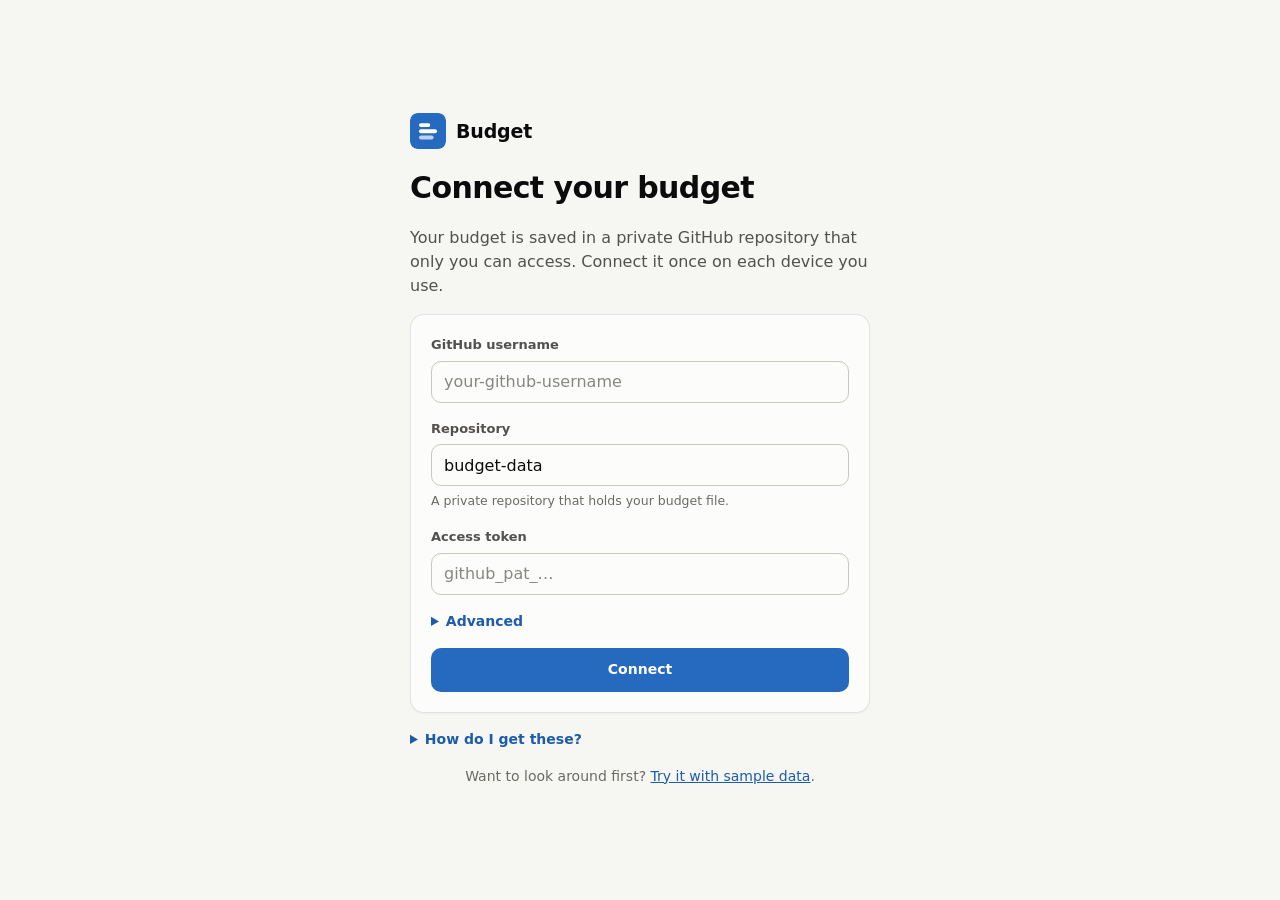
<file: index.html>
<!doctype html>
<html lang="en">
<head>
<meta charset="utf-8">
<meta name="viewport" content="width=device-width, initial-scale=1, viewport-fit=cover">
<meta http-equiv="Content-Security-Policy" content="default-src 'self'; script-src 'self'; style-src 'self'; img-src 'self' data:; connect-src 'self' https://api.github.com; manifest-src 'self'; worker-src 'self'; object-src 'none'; base-uri 'none'; form-action 'none'">
<meta name="referrer" content="no-referrer">
<meta name="robots" content="noindex, nofollow">
<meta name="description" content="A private monthly budget, synced through your own GitHub repository.">
<meta name="theme-color" content="#f6f6f3" media="(prefers-color-scheme: light)">
<meta name="theme-color" content="#0d0d0d" media="(prefers-color-scheme: dark)">
<meta name="mobile-web-app-capable" content="yes">
<meta name="apple-mobile-web-app-title" content="Budget">
<title>Budget</title>
<link rel="icon" href="icon.svg" type="image/svg+xml">
<link rel="apple-touch-icon" href="icon-180.png">
<link rel="manifest" href="manifest.webmanifest">
<link rel="stylesheet" href="styles.css">
<script type="module" src="js/app.js"></script>
</head>
<body>
<div id="app"><p class="boot">Loading…</p></div>
<div id="tooltip" class="tooltip" role="tooltip" hidden></div>
<div id="toast" class="toast" role="status" aria-live="polite"></div>
<noscript><p class="boot">Budget needs JavaScript turned on.</p></noscript>
</body>
</html>
</file>
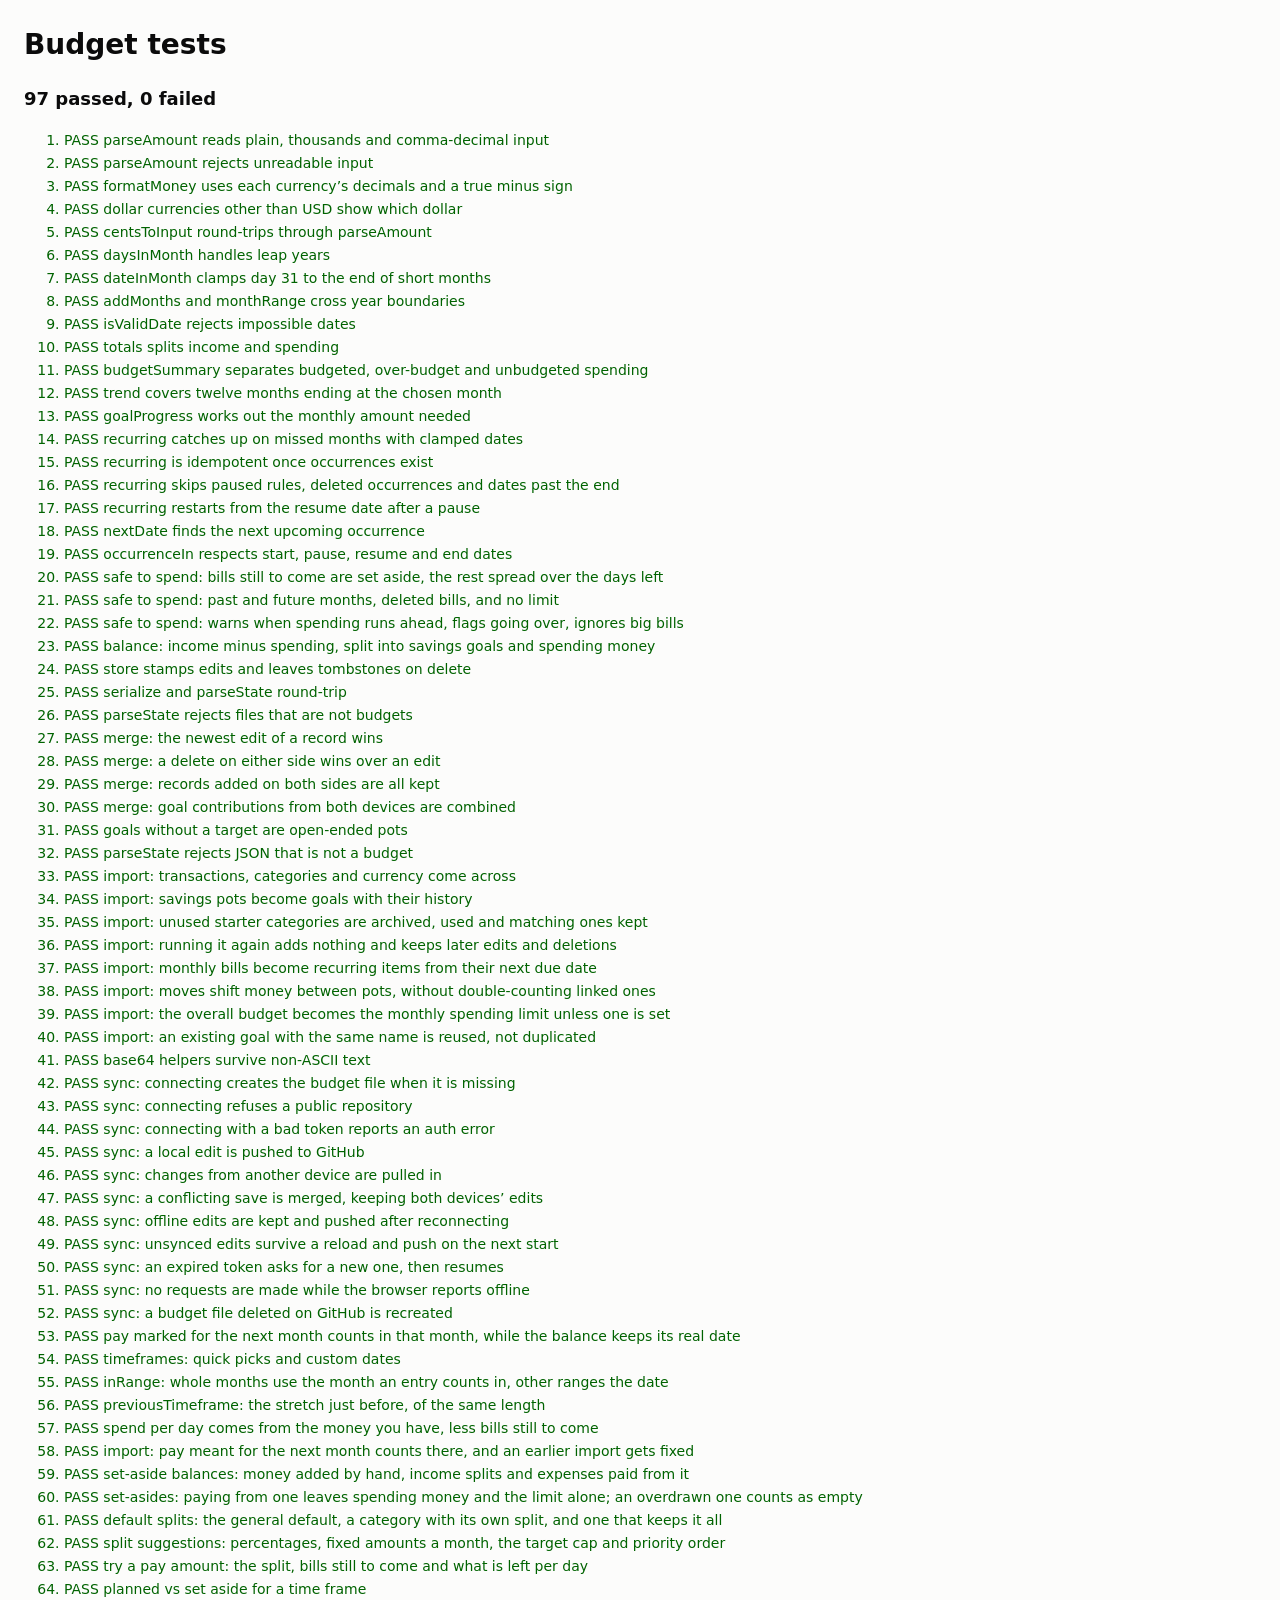
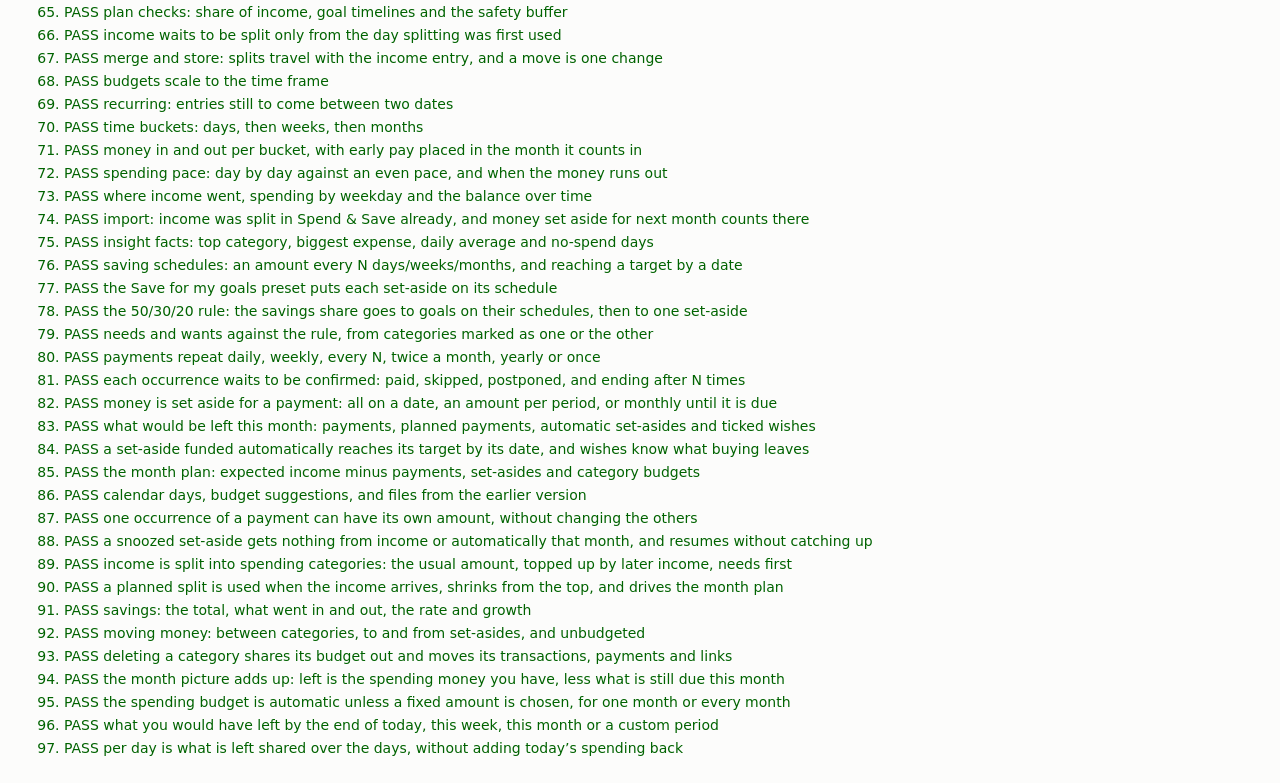
<file: tests/index.html>
<!doctype html>
<html lang="en">
<head>
<meta charset="utf-8">
<meta name="viewport" content="width=device-width, initial-scale=1">
<title>Running tests…</title>
<style>
  body { font: 14px/1.5 system-ui, sans-serif; margin: 24px; color: #0b0b0b; background: #fcfcfb; }
  #summary { font-size: 18px; font-weight: 600; }
  .pass { color: #006300; }
  .fail { color: #b42f2f; }
  li { margin: 2px 0; }
  pre { margin: 2px 0 8px; white-space: pre-wrap; }
</style>
<script type="module" src="tests.js"></script>
</head>
<body>
<h1>Budget tests</h1>
<p id="summary">Running…</p>
<ol id="results"></ol>
</body>
</html>
</file>
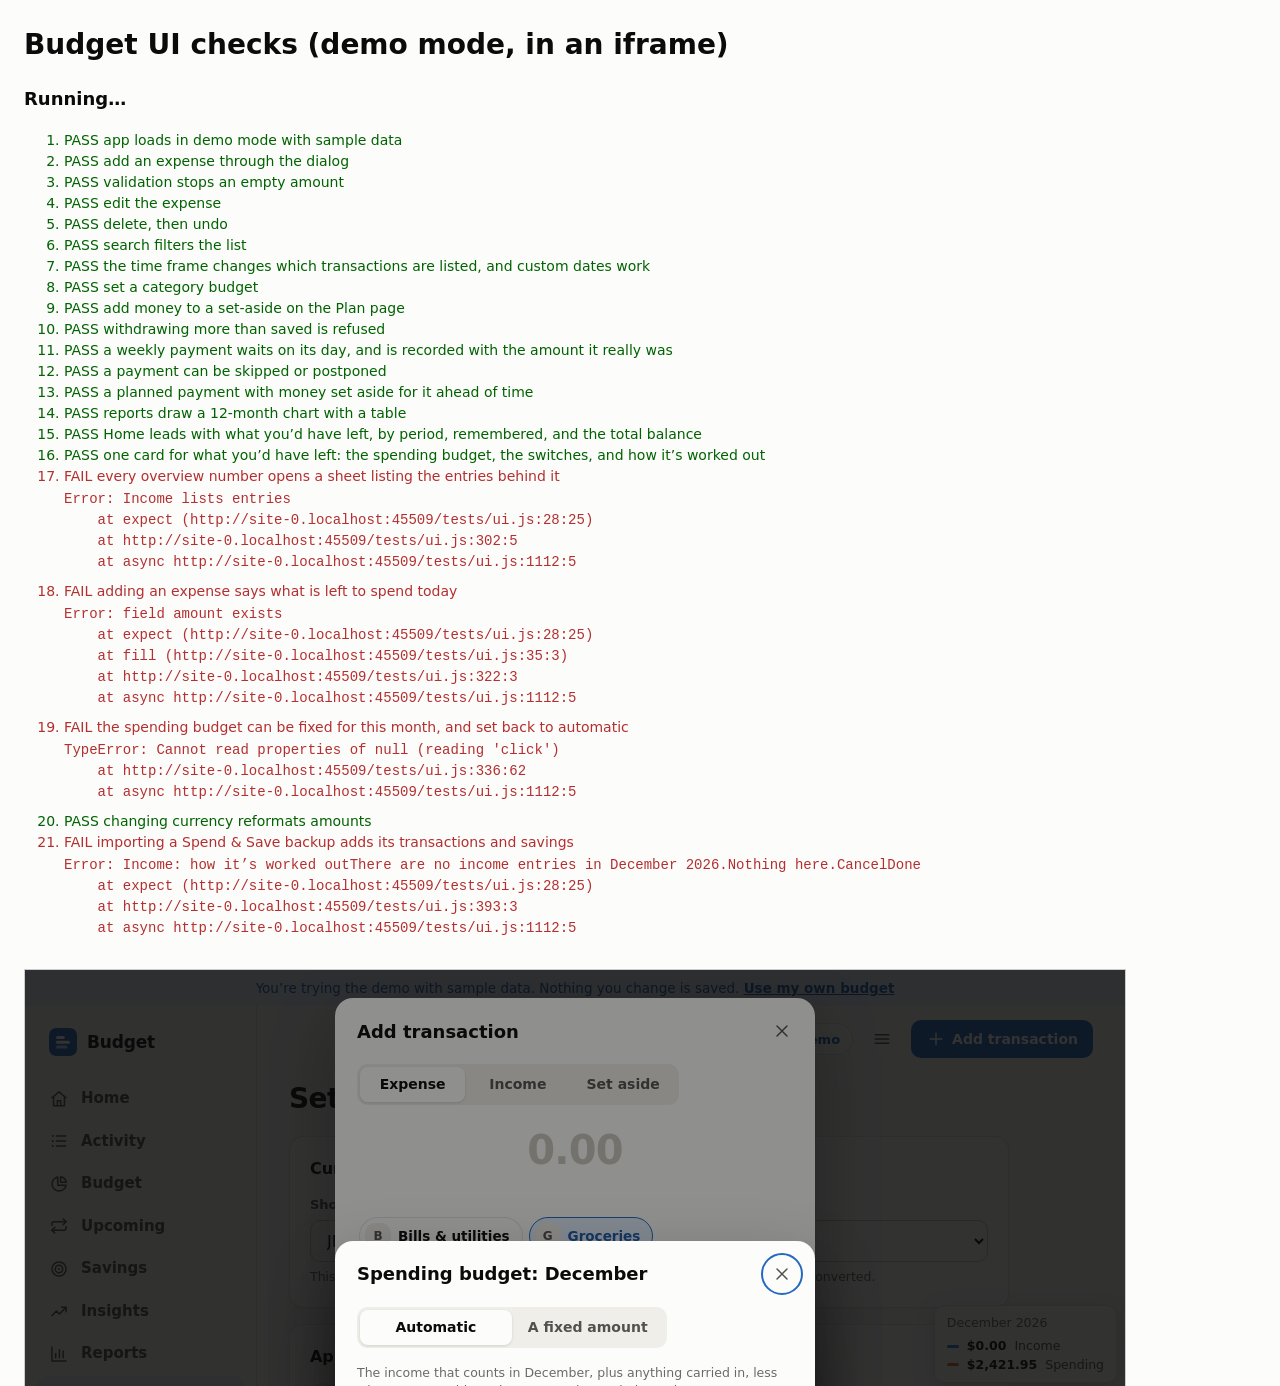
<file: tests/ui.html>
<!doctype html>
<html lang="en">
<head>
<meta charset="utf-8">
<title>Running UI checks…</title>
<style>
  body { font: 14px/1.5 system-ui, sans-serif; margin: 24px; color: #0b0b0b; background: #fcfcfb; }
  #summary { font-size: 18px; font-weight: 600; }
  .pass { color: #006300; }
  .fail { color: #b42f2f; }
  pre { margin: 2px 0 8px; white-space: pre-wrap; }
  iframe { width: 1100px; height: 900px; border: 1px solid #ccc; margin-top: 16px; }
</style>
<script type="module" src="ui.js"></script>
</head>
<body>
<h1>Budget UI checks (demo mode, in an iframe)</h1>
<p id="summary">Running…</p>
<ol id="results"></ol>
<iframe id="app" title="App under test"></iframe>
</body>
</html>
</file>
<file: styles.css>
/* ---------- Colour tokens (light, then dark for the OS setting and for the manual toggle) ---------- */

:root {
  color-scheme: light;
  --page: #f6f6f3;
  --surface: #fcfcfb;
  --surface-2: #efeee9;
  --ink: #0b0b0b;
  --ink-2: #52514e;
  --muted: #6b6a65;
  --axis-ink: #898781;
  --grid: #e1e0d9;
  --axis: #c3c2b7;
  --border: rgba(11, 11, 11, 0.1);
  --input-border: #c9c8bf;
  --accent: #256abf;
  --accent-hover: #1c5cab;
  --accent-ink: #ffffff;
  --accent-text: #1c5cab;
  --accent-wash: #e3edfa;
  --series-1: #2a78d6;
  --series-2: #eb6834;
  --series-3: #1baf7a;
  --series-4: #eda100;
  --series-5: #e87ba4;
  --reference: #a8a79e;
  --track: #cde2fb;
  --track-warn: #fcebc5;
  --warning: #fab219;
  --critical: #d03b3b;
  --good-text: #006300;
  --warn-text: #7a5200;
  --critical-text: #b42f2f;
  --shadow: 0 1px 2px rgba(11, 11, 11, 0.04);
  --overlay: rgba(11, 11, 11, 0.45);
  --radius: 14px;
  --font: system-ui, -apple-system, "Segoe UI", Roboto, "Helvetica Neue", sans-serif;
}

@media (prefers-color-scheme: dark) {
  :root:not([data-theme="light"]) {
    color-scheme: dark;
    --page: #0d0d0d;
    --surface: #1a1a19;
    --surface-2: #262624;
    --ink: #f0efec;
    --ink-2: #c3c2b7;
    --muted: #a09f97;
    --axis-ink: #898781;
    --grid: #2c2c2a;
    --axis: #383835;
    --border: rgba(255, 255, 255, 0.1);
    --input-border: #45453f;
    --accent: #2a78d6;
    --accent-hover: #3987e5;
    --accent-ink: #ffffff;
    --accent-text: #86b6ef;
    --accent-wash: #162a45;
    --series-1: #3987e5;
    --series-2: #d95926;
    --series-3: #199e70;
    --series-4: #c98500;
    --series-5: #d55181;
    --reference: #6b6a65;
    --track: #0d366b;
    --track-warn: #3a2c08;
    --good-text: #0ca30c;
    --warn-text: #fab219;
    --critical-text: #e66767;
    --shadow: none;
    --overlay: rgba(0, 0, 0, 0.6);
  }
}

:root[data-theme="dark"] {
  color-scheme: dark;
  --page: #0d0d0d;
  --surface: #1a1a19;
  --surface-2: #262624;
  --ink: #f0efec;
  --ink-2: #c3c2b7;
  --muted: #a09f97;
  --axis-ink: #898781;
  --grid: #2c2c2a;
  --axis: #383835;
  --border: rgba(255, 255, 255, 0.1);
  --input-border: #45453f;
  --accent: #2a78d6;
  --accent-hover: #3987e5;
  --accent-ink: #ffffff;
  --accent-text: #86b6ef;
  --accent-wash: #162a45;
  --series-1: #3987e5;
  --series-2: #d95926;
  --series-3: #199e70;
  --series-4: #c98500;
  --series-5: #d55181;
  --reference: #6b6a65;
  --track: #0d366b;
  --track-warn: #3a2c08;
  --good-text: #0ca30c;
  --warn-text: #fab219;
  --critical-text: #e66767;
  --shadow: none;
  --overlay: rgba(0, 0, 0, 0.6);
}

/* ---------- Base ---------- */

*, *::before, *::after { box-sizing: border-box; }
[hidden] { display: none !important; }
html { -webkit-text-size-adjust: 100%; }
body {
  margin: 0;
  background: var(--page);
  color: var(--ink);
  font: 15px/1.5 var(--font);
  -webkit-font-smoothing: antialiased;
}
h1, h2, h3, p { margin: 0; }
a { color: var(--accent-text); }
code { font-size: 0.92em; background: var(--surface-2); padding: 1px 5px; border-radius: 5px; }
:focus-visible { outline: 2px solid var(--accent); outline-offset: 2px; }
.boot { padding: 48px 16px; text-align: center; color: var(--muted); }

.icon { width: 20px; height: 20px; flex: none; fill: none; stroke: currentColor; stroke-width: 1.75; stroke-linecap: round; stroke-linejoin: round; }
.icon .fill { fill: currentColor; stroke: none; }
.icon-sm { width: 16px; height: 16px; }
.icon-xs { width: 14px; height: 14px; vertical-align: -2px; }
.spin { animation: spin 1s linear infinite; }
@keyframes spin { to { transform: rotate(360deg); } }
@media (prefers-reduced-motion: reduce) { .spin { animation: none; } }

/* ---------- Layout ---------- */

.shell { display: grid; grid-template-columns: 232px minmax(0, 1fr); min-height: 100vh; }
.sidebar {
  position: sticky;
  top: 0;
  height: 100vh;
  padding: 18px 12px;
  border-right: 1px solid var(--border);
  display: flex;
  flex-direction: column;
}
.nav-list { display: grid; gap: 2px; }
.nav-link {
  display: flex;
  align-items: center;
  gap: 12px;
  padding: 9px 12px;
  border-radius: 10px;
  color: var(--ink-2);
  text-decoration: none;
  font-weight: 550;
}
.nav-link:hover { background: var(--surface-2); color: var(--ink); }
.nav-link[aria-current="page"] { background: var(--accent-wash); color: var(--accent-text); }

.brand {
  display: inline-flex;
  align-items: center;
  gap: 10px;
  padding: 4px 12px 22px;
  font-weight: 700;
  font-size: 17px;
  color: var(--ink);
  text-decoration: none;
  letter-spacing: -0.01em;
}
.brand img { display: block; border-radius: 7px; }

.content { min-width: 0; }
.topbar {
  position: sticky;
  top: 0;
  z-index: 5;
  display: flex;
  align-items: center;
  gap: 12px;
  padding: 14px 32px;
  background: color-mix(in srgb, var(--page) 90%, transparent);
  backdrop-filter: blur(10px);
  -webkit-backdrop-filter: blur(10px);
}
.topbar .brand { padding: 0; }
.spacer { flex: 1; }
.main { padding: 4px 32px 56px; max-width: 1180px; }

.tabbar, .tab-add { display: none; }
.menu-btn { display: none; }

.demo-banner {
  background: var(--accent-wash);
  color: var(--accent-text);
  text-align: center;
  font-size: 13.5px;
  padding: 8px 16px;
}
.demo-banner a { font-weight: 650; }

/* ---------- View structure ---------- */

.view-head {
  display: flex;
  flex-wrap: wrap;
  align-items: center;
  justify-content: space-between;
  gap: 12px 16px;
  margin: 6px 0 20px;
}
.view-title { font-size: 28px; font-weight: 700; letter-spacing: -0.02em; line-height: 1.2; }
.view-actions { display: flex; flex-wrap: wrap; align-items: center; gap: 8px; }
.view-intro { color: var(--ink-2); margin: -8px 0 18px; max-width: 60ch; }


.stack { display: grid; grid-template-columns: minmax(0, 1fr); gap: 16px; align-content: start; }
.stack.narrow { max-width: 720px; }
.grid-2 { display: grid; grid-template-columns: repeat(auto-fit, minmax(min(100%, 360px), 1fr)); gap: 16px; align-items: start; }
.kpis { display: grid; grid-template-columns: repeat(3, minmax(0, 1fr)); gap: 16px; }
.kpis-2 { grid-template-columns: repeat(2, minmax(0, 1fr)); }

/* ---------- Cards ---------- */

.card {
  background: var(--surface);
  border: 1px solid var(--border);
  border-radius: var(--radius);
  box-shadow: var(--shadow);
  padding: 20px;
  min-width: 0;
}
.card-head { display: flex; align-items: flex-start; justify-content: space-between; gap: 12px; margin-bottom: 14px; }
.card-title { font-size: 16px; font-weight: 650; letter-spacing: -0.005em; }
.card-sub { color: var(--muted); font-size: 13px; margin-top: 2px; }
.card-text { color: var(--ink-2); max-width: 62ch; }
.card-foot { color: var(--muted); font-size: 13px; margin-top: 14px; padding-top: 12px; border-top: 1px solid var(--grid); }
.card-link {
  display: inline-flex;
  align-items: center;
  gap: 2px;
  font-size: 13.5px;
  font-weight: 600;
  text-decoration: none;
  white-space: nowrap;
  padding: 2px 0;
}
.card-link:hover { text-decoration: underline; }
.card-list { padding: 12px 8px; }
.card-list > .card-head { padding: 8px 12px 0; }
.card-list .empty { padding: 28px 12px; }

.empty { text-align: center; color: var(--muted); padding: 20px 8px; display: grid; justify-items: center; gap: 14px; }
.empty p { max-width: 44ch; }

/* Hero figure: the single number the overview leads with. */
.hero { padding: 24px; display: grid; gap: 6px; }
.hero-label { display: flex; align-items: center; gap: 6px; color: var(--ink-2); font-weight: 550; }
.hero-value { font-size: 52px; font-weight: 700; letter-spacing: -0.025em; line-height: 1.1; margin: 2px 0 10px; }
.hero-sub { color: var(--muted); font-size: 13.5px; margin-top: 6px; }
.hero-text { color: var(--ink-2); max-width: 56ch; margin-bottom: 10px; }
.hero .btn { justify-self: start; }
.hero .btn-row { margin-top: 0; }
.hero-top { display: flex; flex-wrap: wrap; align-items: center; justify-content: space-between; gap: 8px 12px; }
.hero-label.over { color: var(--critical-text); }
.segmented-sm span { padding: 5px 11px; font-size: 13px; }

/* Warnings carry an icon and words, never colour alone. */
.notice {
  display: flex;
  align-items: flex-start;
  gap: 8px;
  margin-top: 4px;
  padding: 10px 12px;
  border-radius: 10px;
  font-size: 13.5px;
  font-weight: 550;
  line-height: 1.4;
}
.notice .icon { margin-top: 1px; }
.notice-warn { background: var(--track-warn); color: var(--warn-text); }
.notice-over { background: color-mix(in srgb, var(--critical) 12%, transparent); color: var(--critical-text); }

/* Total balance */
.balance-value { font-size: 34px; font-weight: 700; letter-spacing: -0.02em; line-height: 1.15; }
.balance-value.bad, .balance-amount.bad { color: var(--critical-text); }
.balance-parts { display: flex; flex-wrap: wrap; gap: 8px 36px; margin-top: 12px; }
.balance-parts > div { display: grid; gap: 1px; }
.balance-label { font-size: 13px; color: var(--muted); }
.balance-amount { font-size: 17px; font-weight: 650; font-variant-numeric: tabular-nums; }

/* Stat tiles */
.stat { padding: 16px 18px; }
.stat-label { color: var(--ink-2); font-size: 13.5px; font-weight: 550; }
.stat-value { font-size: 24px; font-weight: 700; letter-spacing: -0.015em; margin-top: 2px; overflow-wrap: anywhere; }
.delta { color: var(--muted); font-size: 12.5px; margin-top: 2px; }
.delta.good, .good { color: var(--good-text); }
.delta.bad, .bad { color: var(--critical-text); }

/* ---------- Meters & budget rows ---------- */

.meter { display: block; height: 8px; border-radius: 999px; background: var(--track); overflow: hidden; }
.meter-lg { height: 10px; }
.meter-fill { display: block; height: 100%; border-radius: 999px; background: var(--series-1); }
.meter-warn { background: var(--track-warn); }
.meter-warn .meter-fill { background: var(--warning); }
.meter-over .meter-fill { background: var(--critical); }

.budget-list { display: grid; gap: 4px; }
.budget-row { display: grid; gap: 7px; padding: 8px 0; }
.budget-top { display: flex; align-items: baseline; justify-content: space-between; gap: 12px; }
.budget-name { font-weight: 600; display: inline-flex; align-items: center; gap: 8px; min-width: 0; }
.budget-left { font-size: 13.5px; color: var(--ink-2); white-space: nowrap; display: inline-flex; align-items: center; gap: 4px; }
.budget-left.over { color: var(--critical-text); font-weight: 600; }
.budget-left.muted { color: var(--muted); }
.budget-sub { display: flex; justify-content: space-between; gap: 12px; font-size: 12.5px; color: var(--muted); }
.warn-note { color: var(--warn-text); font-weight: 600; display: inline-flex; align-items: center; gap: 4px; }

.row-list { display: grid; }
.row-btn {
  display: block;
  width: 100%;
  padding: 6px 12px;
  border: 0;
  border-radius: 10px;
  background: none;
  color: inherit;
  font: inherit;
  text-align: left;
  cursor: pointer;
}
.row-btn + .row-btn { border-top: 1px solid var(--grid); border-radius: 0; }
.row-btn:hover { background: var(--surface-2); border-radius: 10px; }
.row-btn > .budget-top { padding: 10px 0; }

.totals { display: grid; grid-template-columns: repeat(auto-fit, minmax(96px, 1fr)); gap: 12px; margin: 0 0 14px; }
.totals dt { color: var(--muted); font-size: 13px; }
.totals dd { margin: 0; font-size: 20px; font-weight: 700; letter-spacing: -0.01em; }
.totals dd.over { color: var(--critical-text); }

.badge {
  display: inline-block;
  font-size: 11.5px;
  font-weight: 650;
  padding: 1px 8px;
  border-radius: 999px;
  background: var(--surface-2);
  color: var(--ink-2);
  vertical-align: 1px;
}

/* ---------- Transactions ---------- */

.tx-list { display: grid; }
.tx-row {
  display: flex;
  align-items: center;
  gap: 12px;
  width: 100%;
  padding: 10px 12px;
  border: 0;
  border-radius: 10px;
  background: none;
  color: inherit;
  font: inherit;
  text-align: left;
  cursor: pointer;
}
.tx-row:hover { background: var(--surface-2); }
.initial {
  display: grid;
  place-items: center;
  width: 36px;
  height: 36px;
  flex: none;
  border-radius: 10px;
  background: var(--surface-2);
  color: var(--ink-2);
  font-weight: 700;
  font-size: 14px;
}
.tx-main { flex: 1; min-width: 0; display: grid; }
.tx-title { font-weight: 600; overflow: hidden; text-overflow: ellipsis; white-space: nowrap; }
.tx-meta { font-size: 13px; color: var(--muted); overflow: hidden; text-overflow: ellipsis; white-space: nowrap; }
.tx-meta .icon { margin-right: 4px; }
.amount { font-weight: 650; font-variant-numeric: tabular-nums; white-space: nowrap; }
.amount.income { color: var(--good-text); }

.day-group + .day-group { margin-top: 6px; }
.day-head {
  font-size: 12.5px;
  font-weight: 650;
  color: var(--muted);
  padding: 10px 12px 4px;
  text-transform: uppercase;
  letter-spacing: 0.04em;
}
.list-summary { color: var(--muted); font-size: 13px; padding: 4px 12px 2px; }
.list-summary:empty { display: none; }

.filters { display: flex; flex-wrap: wrap; gap: 8px; margin-bottom: 14px; }
.filters .search { position: relative; flex: 1 1 240px; }
.filters .search .icon { position: absolute; left: 12px; top: 50%; transform: translateY(-50%); color: var(--muted); pointer-events: none; }
.filters .search .input { padding-left: 40px; }
.filters select.input { flex: 1 1 150px; max-width: 220px; width: auto; }

.upcoming { list-style: none; margin: 0; padding: 0; display: grid; }
.upcoming li { display: flex; align-items: center; gap: 12px; padding: 8px 0; }
.upcoming li + li { border-top: 1px solid var(--grid); }
.upcoming-date { width: 56px; flex: none; font-size: 13px; font-weight: 650; color: var(--ink-2); }
.upcoming-name { flex: 1; min-width: 0; overflow: hidden; text-overflow: ellipsis; white-space: nowrap; }

/* ---------- Goals ---------- */

.goal-grid { display: grid; grid-template-columns: repeat(auto-fill, minmax(min(100%, 320px), 1fr)); gap: 16px; }
.goal-card { display: grid; gap: 10px; align-content: start; }
.goal-card .card-head { margin-bottom: 0; }
.goal-amount { color: var(--muted); }
.goal-saved { font-size: 26px; font-weight: 700; color: var(--ink); letter-spacing: -0.015em; }
.goal-note { font-size: 13.5px; color: var(--ink-2); display: flex; align-items: center; gap: 6px; }
.goal-note.good { color: var(--good-text); font-weight: 600; }
.history-list { list-style: none; margin: 6px 0 0; padding: 0; max-height: 220px; overflow: auto; }
.history-list li { display: flex; align-items: center; gap: 12px; padding: 4px 0; font-size: 14px; }
.history-list li span:first-child { flex: 1; color: var(--ink-2); }

/* ---------- Charts ---------- */

.chart { margin: 0; }
.legend { display: flex; flex-wrap: wrap; gap: 6px 18px; font-size: 13px; color: var(--ink-2); margin-bottom: 10px; }
.legend-item { display: inline-flex; align-items: center; gap: 7px; }
.legend-swatch { width: 10px; height: 10px; border-radius: 3px; }
.s1 { background: var(--series-1); fill: var(--series-1); }
.s2 { background: var(--series-2); fill: var(--series-2); }
.chart-plot { position: relative; height: 220px; }
.chart-svg { display: block; overflow: visible; }
.grid-line { stroke: var(--grid); stroke-width: 1; }
.axis-line { stroke: var(--axis); stroke-width: 1; }
.tick { fill: var(--axis-ink); font-size: 11px; font-variant-numeric: tabular-nums; }
.tick-strong { fill: var(--ink-2); font-weight: 700; }
.col-band { fill: transparent; }
.col-group.active .col-band { fill: var(--surface-2); }
.col-hit { fill: transparent; cursor: default; outline: none; }
.col-hit:focus-visible { stroke: var(--accent); stroke-width: 2; }

.barlist { --barlist-value: 92px; display: grid; gap: 8px; }
.barlist-row {
  display: grid;
  grid-template-columns: minmax(80px, 34%) minmax(0, 1fr);
  align-items: center;
  gap: 12px;
  padding: 2px 4px;
  margin: 0 -4px;
  border-radius: 6px;
}
.barlist-row:hover { background: var(--surface-2); }
.barlist-label { font-size: 13.5px; color: var(--ink-2); overflow: hidden; text-overflow: ellipsis; white-space: nowrap; }
.barlist-track { display: flex; align-items: center; gap: 8px; min-width: 0; }
.barlist-bar { display: block; height: 14px; min-width: 2px; border-radius: 0 4px 4px 0; flex: none; }
.barlist-value { font-size: 13px; font-variant-numeric: tabular-nums; white-space: nowrap; }

.tooltip {
  position: fixed;
  z-index: 100;
  pointer-events: none;
  min-width: 150px;
  padding: 8px 12px;
  border-radius: 10px;
  background: var(--surface);
  border: 1px solid var(--border);
  box-shadow: 0 6px 24px rgba(0, 0, 0, 0.14);
  font-size: 12.5px;
}
.tooltip-title { color: var(--muted); margin-bottom: 4px; }
.tooltip-row { display: flex; align-items: center; gap: 8px; }
.tooltip-key { width: 12px; height: 3px; border-radius: 2px; flex: none; }
.tooltip-value { font-weight: 700; font-variant-numeric: tabular-nums; }
.tooltip-label { color: var(--ink-2); }

.table-toggle { margin-top: 14px; }
.table-toggle summary { cursor: pointer; color: var(--accent-text); font-size: 13.5px; font-weight: 600; }
.table-wrap { overflow-x: auto; }
.table { width: 100%; border-collapse: collapse; font-size: 13.5px; margin-top: 10px; }
.table-spaced { margin-top: 18px; }
.table th { text-align: left; color: var(--muted); font-weight: 600; font-size: 12.5px; padding: 8px; border-bottom: 1px solid var(--axis); white-space: nowrap; }
.table td { padding: 8px; border-bottom: 1px solid var(--grid); }
.table .num { text-align: right; font-variant-numeric: tabular-nums; white-space: nowrap; }

/* ---------- Controls ---------- */

.btn {
  display: inline-flex;
  align-items: center;
  justify-content: center;
  gap: 6px;
  height: 38px;
  padding: 0 14px;
  border: 1px solid var(--border);
  border-radius: 10px;
  background: var(--surface);
  color: var(--ink);
  font: inherit;
  font-size: 14px;
  font-weight: 600;
  text-decoration: none;
  white-space: nowrap;
  cursor: pointer;
}
.btn:hover { background: var(--surface-2); }
.btn:disabled { opacity: 0.6; cursor: progress; }
.btn-primary { background: var(--accent); border-color: transparent; color: var(--accent-ink); }
.btn-primary:hover { background: var(--accent-hover); }
.btn-ghost { background: transparent; border-color: transparent; }
.btn-danger { color: var(--critical-text); }
.btn-danger-solid { background: var(--critical); border-color: transparent; color: #fff; }
.btn-danger-solid:hover { background: #b83333; }
.btn-sm { height: 34px; padding: 0 12px; font-size: 13.5px; }
.btn-block { width: 100%; height: 44px; }
.btn-row { display: flex; flex-wrap: wrap; gap: 8px; margin-top: 14px; }

.icon-btn {
  display: inline-grid;
  place-items: center;
  width: 34px;
  height: 34px;
  flex: none;
  padding: 0;
  border: 0;
  border-radius: 999px;
  background: transparent;
  color: var(--ink-2);
  cursor: pointer;
}
.icon-btn:hover { background: var(--surface-2); color: var(--ink); }
.icon-btn-sm { width: 30px; height: 30px; }
.icon-btn-sm .icon { width: 17px; height: 17px; }

.input {
  width: 100%;
  height: 42px;
  padding: 0 12px;
  border: 1px solid var(--input-border);
  border-radius: 10px;
  background: var(--surface);
  color: var(--ink);
  font: inherit;
  font-size: 16px;
}
.input::placeholder { color: var(--muted); opacity: 0.8; }
.input:focus { outline: 2px solid var(--accent); outline-offset: -1px; border-color: transparent; }
.input-amount { height: 56px; font-size: 28px; font-weight: 650; letter-spacing: -0.01em; font-variant-numeric: tabular-nums; }
input[type="date"].input { min-width: 0; }

.field { display: grid; gap: 6px; min-width: 0; }
.field-label { font-size: 13px; font-weight: 650; color: var(--ink-2); }
.field-hint { font-size: 12.5px; color: var(--muted); }
.form-grid { display: grid; gap: 16px; }
.form-row { display: grid; grid-template-columns: repeat(2, minmax(0, 1fr)); gap: 12px; }
.form-error { color: var(--critical-text); font-weight: 600; font-size: 14px; }
.checkbox { display: flex; align-items: center; gap: 10px; cursor: pointer; }
.checkbox input { width: 18px; height: 18px; accent-color: var(--accent); margin: 0; }

.segmented {
  display: inline-grid;
  grid-auto-flow: column;
  grid-auto-columns: 1fr;
  justify-self: start;
  padding: 3px;
  border-radius: 11px;
  background: var(--surface-2);
}
.segmented label { position: relative; }
.segmented input { position: absolute; inset: 0; opacity: 0; margin: 0; cursor: pointer; }
.segmented span {
  display: block;
  padding: 7px 16px;
  border-radius: 8px;
  color: var(--ink-2);
  font-size: 14px;
  font-weight: 600;
  text-align: center;
  white-space: nowrap;
}
.segmented input:checked + span { background: var(--surface); color: var(--ink); box-shadow: 0 1px 3px rgba(0, 0, 0, 0.12); }
.segmented input:focus-visible + span { outline: 2px solid var(--accent); outline-offset: 1px; }

.kv { display: grid; grid-template-columns: max-content minmax(0, 1fr); gap: 6px 18px; margin: 0 0 12px; font-size: 14px; }
.kv dt { color: var(--muted); }
.kv dd { margin: 0; overflow-wrap: anywhere; }
.danger-zone {
  display: flex;
  align-items: center;
  justify-content: space-between;
  gap: 16px;
  margin-top: 18px;
  padding-top: 16px;
  border-top: 1px solid var(--grid);
}

.list-link {
  display: flex;
  align-items: center;
  gap: 14px;
  padding: 13px 12px;
  border-radius: 10px;
  color: var(--ink);
  font-weight: 600;
  text-decoration: none;
}
.list-link:hover { background: var(--surface-2); }
.list-link .icon:first-child { color: var(--ink-2); }
.list-link .push { margin-left: auto; color: var(--muted); }

/* ---------- Sync pill ---------- */

.sync-pill {
  display: inline-flex;
  align-items: center;
  gap: 6px;
  height: 32px;
  padding: 0 12px;
  border: 1px solid var(--border);
  border-radius: 999px;
  background: var(--surface);
  color: var(--ink-2);
  font: inherit;
  font-size: 13px;
  font-weight: 600;
  cursor: pointer;
  white-space: nowrap;
}
.sync-pill .icon { width: 17px; height: 17px; }
.sync-pill[data-state="synced"] .icon { color: var(--good-text); }
.sync-pill[data-state="offline"] .icon { color: var(--warn-text); }
.sync-pill[data-state="auth"], .sync-pill[data-state="error"] {
  color: var(--critical-text);
  border-color: color-mix(in srgb, var(--critical) 45%, transparent);
}
.sync-pill[data-state="demo"] { cursor: default; color: var(--accent-text); }

/* ---------- Dialogs & toast ---------- */

.dialog {
  width: min(480px, calc(100vw - 32px));
  max-height: calc(100dvh - 32px);
  padding: 0;
  border: 0;
  border-radius: 18px;
  background: var(--surface);
  color: var(--ink);
  box-shadow: 0 24px 64px rgba(0, 0, 0, 0.28);
}
.dialog::backdrop { background: var(--overlay); }
.dialog-form { display: flex; flex-direction: column; max-height: inherit; }
.dialog-head { display: flex; align-items: center; justify-content: space-between; gap: 12px; padding: 16px 16px 4px 22px; }
.dialog-head h2 { font-size: 18px; font-weight: 700; }
.dialog-body { display: grid; gap: 16px; padding: 12px 22px 20px; overflow: auto; }
.dialog-text { color: var(--ink-2); }
.dialog-foot { display: flex; align-items: center; gap: 8px; padding: 14px 22px; border-top: 1px solid var(--grid); }

.toast {
  position: fixed;
  left: 50%;
  bottom: 24px;
  z-index: 200;
  display: flex;
  align-items: center;
  gap: 14px;
  max-width: calc(100vw - 32px);
  padding: 11px 16px;
  border-radius: 12px;
  background: var(--ink);
  color: var(--page);
  font-size: 14px;
  font-weight: 550;
  box-shadow: 0 8px 28px rgba(0, 0, 0, 0.22);
  opacity: 0;
  transform: translate(-50%, 16px);
  pointer-events: none;
  transition: opacity 0.18s, transform 0.18s;
}
.toast.show { opacity: 1; transform: translate(-50%, 0); pointer-events: auto; }
.toast button { padding: 0; border: 0; background: none; color: inherit; font: inherit; font-weight: 750; text-decoration: underline; cursor: pointer; }

/* ---------- Setup ---------- */

.setup { min-height: 100vh; display: grid; place-items: center; padding: 32px 16px; }
.setup-card { width: min(460px, 100%); display: grid; gap: 16px; }
.setup-card h1 { font-size: 30px; font-weight: 750; letter-spacing: -0.02em; }
.brand-lg { padding: 0; font-size: 19px; }
.lead { color: var(--ink-2); font-size: 16px; }
.howto, .advanced { font-size: 14px; }
.howto summary, .advanced summary { cursor: pointer; color: var(--accent-text); font-weight: 600; }
.howto ol { margin: 10px 0 0; padding-left: 22px; display: grid; gap: 8px; color: var(--ink-2); }
.advanced .field { margin-top: 12px; }
.setup-foot { color: var(--muted); font-size: 14px; text-align: center; }

/* ---------- Phone layout ---------- */

@media (max-width: 899px) {
  .shell { display: block; }
  .sidebar, .btn-add { display: none; }
  .topbar { padding: 10px 16px; padding-top: max(10px, env(safe-area-inset-top)); }
  .main { padding: 0 16px calc(104px + env(safe-area-inset-bottom)); }
  .view-head { margin: 4px 0 16px; }
  .view-title { font-size: 24px; }
  .tabbar {
    position: fixed;
    left: 0;
    right: 0;
    bottom: 0;
    z-index: 10;
    display: grid;
    grid-template-columns: repeat(5, 1fr);
    padding-bottom: env(safe-area-inset-bottom);
    background: var(--surface);
    border-top: 1px solid var(--border);
  }
  .tab {
    display: flex;
    flex-direction: column;
    align-items: center;
    gap: 2px;
    padding: 8px 0 7px;
    color: var(--muted);
    text-decoration: none;
    font-size: 11px;
    font-weight: 600;
  }
  .tab .icon { width: 22px; height: 22px; }
  .tab[aria-current="page"] { color: var(--accent-text); }
  .tab-add {
    display: grid;
    place-items: center;
    align-self: center;
    justify-self: center;
    width: 54px;
    height: 54px;
    margin-top: -22px;
    border: 4px solid var(--page);
    border-radius: 50%;
    background: var(--accent);
    color: var(--accent-ink);
    box-shadow: 0 6px 18px rgba(37, 106, 191, 0.35);
    cursor: pointer;
  }
  .tab-add .icon { width: 26px; height: 26px; stroke-width: 2.4; }
  .menu-btn { display: inline-grid; color: var(--ink-2); }
  .menu-btn[aria-current="page"] { color: var(--accent-text); background: var(--accent-wash); }
  .toast { bottom: calc(88px + env(safe-area-inset-bottom)); }
  .card { padding: 16px; }
  .card-list { padding: 8px 4px; }
  .hero { padding: 20px; }
  .hero-value { font-size: 48px; }
  .kpis { gap: 8px; }
  .stat { padding: 12px; }
  .stat-label { font-size: 12.5px; }
  .stat-value { font-size: 17px; }
}

@media (min-width: 900px) {
  .topbar .brand { display: none; }
}

@media (max-width: 599px) {
  .dialog {
    width: 100vw;
    max-width: 100vw;
    max-height: 92dvh;
    margin: auto 0 0;
    border-radius: 18px 18px 0 0;
    padding-bottom: env(safe-area-inset-bottom);
  }
  .view-actions { width: 100%; justify-content: space-between; }
  .totals dd { font-size: 17px; }
  .kpis-stack { grid-template-columns: 1fr; }
  .kpis-stack .stat-value { font-size: 20px; }
  .danger-zone { flex-direction: column; align-items: stretch; }
  .sync-label { max-width: 110px; overflow: hidden; text-overflow: ellipsis; }
}

/* ---------- Time frame, spend per day, "how it's worked out" ---------- */
.timeframe { display: flex; flex-wrap: wrap; align-items: center; gap: 6px; }
.timeframe-select { width: auto; min-width: 150px; }
.timeframe-dates { display: inline-flex; align-items: center; gap: 6px; }
.timeframe-dates .input { width: auto; }
.field[hidden] { display: none; }

.hero-row { display: grid; grid-template-columns: repeat(auto-fit, minmax(min(100%, 340px), 1fr)); gap: 16px; align-items: stretch; }
.hero-row > .card { margin: 0; }
.perday { padding: 24px; display: grid; gap: 6px; align-content: start; }
.perday-label { color: var(--ink-2); font-weight: 550; }
.perday-value { font-size: 44px; font-weight: 700; letter-spacing: -0.025em; line-height: 1.1; margin: 2px 0 4px; font-variant-numeric: tabular-nums; }
.perday-value.bad { color: var(--critical-text); }
.perday-unit { font-size: 18px; font-weight: 600; color: var(--muted); letter-spacing: 0; }
.perday-today { display: flex; flex-wrap: wrap; justify-content: space-between; gap: 4px 12px; padding-top: 10px; margin-top: 4px; border-top: 1px solid var(--grid); font-size: 14px; font-variant-numeric: tabular-nums; }
.perday-note { color: var(--muted); font-size: 13px; }
.perday-how { justify-self: start; margin-top: 4px; padding-left: 0; color: var(--accent-text); }

.range-note { display: flex; align-items: center; gap: 6px; color: var(--muted); font-size: 13px; margin: -4px 2px; }
.tap { display: grid; gap: 1px; text-align: left; background: none; border: 0; padding: 0; margin: 0; font: inherit; color: inherit; cursor: pointer; border-radius: 8px; }
.tap:hover { background: var(--surface-2); }
.balance-value.tap { display: block; font-size: 34px; font-weight: 700; letter-spacing: -0.02em; line-height: 1.15; padding: 2px 4px; margin-left: -4px; }
.stat-btn { display: block; width: 100%; text-align: left; font: inherit; color: inherit; cursor: pointer; }
.stat-btn:hover { border-color: var(--input-border); }
.stat-label { display: flex; justify-content: space-between; gap: 8px; }
.stat-label .how { color: var(--accent-text); font-size: 12.5px; font-weight: 600; }

.bd { display: grid; gap: 12px; max-height: min(70vh, 640px); overflow: auto; }
.bd-sum { font-size: 15px; line-height: 1.5; }
.bd-sum b { font-variant-numeric: tabular-nums; }
.bd-note { color: var(--muted); font-size: 13px; }
.bd-cats { list-style: none; margin: 0; padding: 0; display: grid; gap: 4px; }
.bd-cats li { display: flex; justify-content: space-between; gap: 12px; font-size: 14px; }
.bd-groups { display: grid; gap: 10px; }
.bd-head { display: flex; justify-content: space-between; gap: 12px; font-size: 13px; font-weight: 650; color: var(--ink-2); padding: 6px 0; border-bottom: 1px solid var(--grid); }
.bd-list { list-style: none; margin: 0; padding: 0; }
.bd-list li { display: grid; grid-template-columns: 4.5em 1fr auto; gap: 10px; align-items: baseline; padding: 6px 0; border-bottom: 1px solid var(--grid); font-size: 14px; }
.bd-date { color: var(--muted); font-size: 13px; font-variant-numeric: tabular-nums; }
.bd-name { display: grid; min-width: 0; overflow-wrap: anywhere; }
.bd-cat { color: var(--muted); font-size: 12.5px; }

/* ---------- Charts: third series, lines, segmented bar ---------- */

.s3 { background: var(--series-3); fill: var(--series-3); }
.ref { background: var(--reference); fill: var(--reference); }
.legend-swatch.legend-line { width: 14px; height: 2px; border-radius: 1px; }
.line { fill: none; stroke-width: 2; stroke-linejoin: round; stroke-linecap: round; }
.line.s1 { stroke: var(--series-1); }
.line.s2 { stroke: var(--series-2); }
.line.s3 { stroke: var(--series-3); }
.line.ref { stroke: var(--reference); }
.dot { stroke: var(--surface); stroke-width: 2; }
.dot.ref { display: none; }
.cross { display: none; pointer-events: none; }
.cross.on { display: inline; }
.crosshair { stroke: var(--axis); stroke-width: 1; }
.tooltip-key.s3 { background: var(--series-3); }
.tooltip-key.ref { background: var(--reference); }
.chart-note { font-size: 13.5px; color: var(--ink-2); margin-top: 12px; }
.chart-note.muted { color: var(--muted); font-size: 13px; margin-top: 8px; }
.card .notice { margin-top: 12px; }
.segbar { display: flex; gap: 2px; height: 28px; margin: 4px 0 2px; }
.segbar-block { display: flex; align-items: center; min-width: 2px; border-radius: 4px; padding: 0 8px; overflow: hidden; cursor: default; }
.segbar-block:focus-visible { outline-offset: 1px; }
.segbar-label { color: #ffffff; font-size: 12.5px; font-weight: 650; white-space: nowrap; font-variant-numeric: tabular-nums; }
.use-totals { margin-top: 16px; }

/* ---------- Insights in plain words ---------- */

.points { list-style: none; margin: 0; padding: 0; display: grid; gap: 10px; }
.point { display: flex; align-items: flex-start; gap: 10px; color: var(--ink); line-height: 1.45; }
.point .icon { margin-top: 2px; color: var(--muted); }
.point-good .icon { color: var(--good-text); }
.point-warn .icon { color: var(--warn-text); }

/* ---------- Splitting income ---------- */

.link-btn { background: none; border: 0; padding: 0; font: inherit; color: var(--accent-text); font-weight: 600; cursor: pointer; text-decoration: underline; text-underline-offset: 2px; }
.split-lead { font-size: 15px; }
.split-lead b { font-size: 20px; letter-spacing: -0.01em; }
.split-rows { display: grid; gap: 2px; border-top: 1px solid var(--grid); }
.split-row { display: grid; grid-template-columns: minmax(0, 1fr) 128px; align-items: center; gap: 12px; padding: 8px 0; border-bottom: 1px solid var(--grid); }
.split-name { display: grid; font-weight: 600; min-width: 0; overflow-wrap: anywhere; }
.split-sub { font-weight: 400; font-size: 12.5px; color: var(--muted); }
.split-input { text-align: right; font-variant-numeric: tabular-nums; }
.split-keep { display: flex; justify-content: space-between; align-items: baseline; gap: 12px; font-weight: 600; font-size: 15px; }
.split-keep b { font-size: 20px; font-variant-numeric: tabular-nums; }
.rule-rows { display: grid; gap: 8px; }
.rule-row { display: grid; grid-template-columns: minmax(0, 1fr) 150px 110px; align-items: center; gap: 8px; }
.rule-name { font-weight: 600; min-width: 0; overflow-wrap: anywhere; }
.to-split { border-color: var(--accent); }
.split-todo { list-style: none; margin: 0; padding: 0; display: grid; }
.split-todo li { display: flex; align-items: center; justify-content: space-between; gap: 12px; padding: 8px 0; }
.split-todo li + li { border-top: 1px solid var(--grid); }
.split-todo-main { display: grid; min-width: 0; }
.split-todo-name { font-weight: 600; overflow: hidden; text-overflow: ellipsis; white-space: nowrap; }
.split-todo-meta { font-size: 13px; color: var(--muted); }

/* ---------- Plan ---------- */

.plan-total-value { font-size: 34px; font-weight: 700; letter-spacing: -0.02em; line-height: 1.15; }
.plan-total .barlist { margin-top: 16px; }
.default-row { display: grid; gap: 2px; padding: 10px 12px; }
.default-row > .budget-top { padding: 0; }
.default-edit { display: inline-flex; align-items: center; gap: 4px; color: var(--accent-text); font-size: 13px; font-weight: 600; }
.default-words { font-size: 13px; color: var(--muted); }
.goal-tools { display: flex; align-items: center; gap: 2px; }
.icon-btn:disabled { opacity: 0.35; cursor: default; }
.icon-btn:disabled:hover { background: none; }
.goal-tags { display: flex; flex-wrap: wrap; gap: 6px; }
.goal-saved.bad { color: var(--critical-text); }
.goal-source, .goal-range { font-size: 13px; color: var(--muted); }
.goal-source-label { color: var(--ink-2); font-weight: 600; }
.goal-suggest { display: flex; flex-wrap: wrap; align-items: center; justify-content: space-between; gap: 8px; font-size: 13.5px; color: var(--ink-2); padding: 10px 12px; background: var(--surface-2); border-radius: 10px; }
.history-gap { width: 30px; flex: none; }
.try-form { display: grid; grid-template-columns: minmax(0, 1fr) minmax(0, 1fr); gap: 8px; }
.try-quick { margin-top: 10px; }
.try-out { margin-top: 14px; display: grid; gap: 10px; }
.try-rows li { padding: 2px 0; }
.try-keep { border-top: 1px solid var(--grid); padding-top: 6px !important; font-weight: 650; }
.try-result { font-size: 14px; color: var(--ink-2); }
.plan-table tfoot td { font-weight: 650; border-bottom: 0; border-top: 1px solid var(--axis); }

/* ---------- Recurring: in this time frame ---------- */

.range-card { padding: 16px 8px 12px; }
.range-card > .card-head { padding: 0 12px; }
.range-line { padding: 6px 12px; font-size: 14px; color: var(--ink-2); }
.range-line b { color: var(--ink); }
.range-upcoming { padding: 0 12px; }
.range-more { padding: 2px 12px 8px; font-size: 13px; color: var(--muted); }

@media (max-width: 599px) {
  .rule-row { grid-template-columns: minmax(0, 1fr) minmax(0, 1fr); }
  .rule-name { grid-column: 1 / -1; }
  .split-row { grid-template-columns: minmax(0, 1fr) 112px; }
  .try-form { grid-template-columns: 1fr; }
  .plan-total-value { font-size: 30px; }
}

/* ---------- Presets, schedules, the 50/30/20 rule ---------- */

.preset-row { display: grid; gap: 6px; }
.preset-btns { margin-top: 0; align-items: center; }
.rule-row { grid-template-columns: minmax(0, 1fr) 150px 110px; }
.rule-note { grid-column: 2 / -1; font-size: 12.5px; color: var(--muted); }
.ratio-row { display: grid; grid-template-columns: repeat(3, minmax(0, 1fr)); gap: 8px; }
.ratio-box { display: grid; gap: 8px; justify-items: start; }
.sched-row { display: grid; grid-template-columns: minmax(0, 1.4fr) auto minmax(0, 0.7fr) minmax(0, 1fr); align-items: center; gap: 8px; }
.sched-row[hidden] { display: none; }
.field .sched-row + .sched-row { margin-top: 0; }
.field > .sched-row { margin-top: 2px; }
.field-hint.bad { color: var(--critical-text); }
@media (max-width: 599px) {
  .ratio-row { grid-template-columns: 1fr; }
  .sched-row { grid-template-columns: minmax(0, 1fr) auto minmax(0, 0.6fr) minmax(0, 1fr); }
}

/* ---------- Sections, switches, the month plan ---------- */

.s4 { background: var(--series-4); fill: var(--series-4); }
.s5 { background: var(--series-5); fill: var(--series-5); }
.s4 .segbar-label { color: #0b0b0b; }
.section-tabs { margin: -6px 0 18px; }
.section-tools { display: flex; flex-wrap: wrap; align-items: flex-start; justify-content: space-between; gap: 10px 16px; }
.section-tools .view-intro { margin: 0; flex: 1 1 320px; }
.section-tools .btn-row { margin-top: 0; }
.badge-due { background: var(--track-warn); color: var(--warn-text); }

.left-card .perday-perday { font-size: 15px; color: var(--ink-2); }
.left-card .perday-perday b { color: var(--ink); font-size: 17px; }
.switches { display: flex; flex-wrap: wrap; gap: 8px 18px; margin-top: 6px; }
.switch { display: inline-flex; align-items: center; gap: 8px; font-size: 14px; font-weight: 550; cursor: pointer; position: relative; }
.switch input { position: absolute; opacity: 0; width: 1px; height: 1px; }
.switch-track { width: 34px; height: 20px; border-radius: 999px; background: var(--input-border); position: relative; flex: none; transition: background 0.15s; }
.switch-track::after { content: ""; position: absolute; top: 2px; left: 2px; width: 16px; height: 16px; border-radius: 50%; background: #fff; transition: transform 0.15s; box-shadow: 0 1px 2px rgba(0, 0, 0, 0.25); }
.switch input:checked + .switch-track { background: var(--accent); }
.switch input:checked + .switch-track::after { transform: translateX(14px); }
.switch input:focus-visible + .switch-track { outline: 2px solid var(--accent); outline-offset: 2px; }
.switch-hint { display: block; font-size: 12px; font-weight: 400; color: var(--muted); }
@media (prefers-reduced-motion: reduce) { .switch-track, .switch-track::after { transition: none; } }

.plan-lines { display: grid; margin-bottom: 16px; }
.plan-line {
  display: flex; align-items: baseline; justify-content: space-between; gap: 12px;
  padding: 10px 8px; margin: 0 -8px; border: 0; border-bottom: 1px solid var(--grid); border-radius: 0;
  background: none; font: inherit; color: inherit; text-align: left; cursor: pointer;
}
button.plan-line:hover { background: var(--surface-2); border-radius: 8px; }
.plan-label { display: grid; font-weight: 600; min-width: 0; }
.plan-sub { font-size: 12.5px; font-weight: 400; color: var(--muted); }
.plan-amount { font-variant-numeric: tabular-nums; font-weight: 650; white-space: nowrap; }
.plan-income .plan-amount { font-size: 18px; }
.plan-total { border-bottom: 0; cursor: default; padding-top: 14px; }
.plan-total .plan-label { font-size: 16px; }
.plan-total .plan-amount { font-size: 26px; letter-spacing: -0.015em; }
.plan-total.bad .plan-amount, .plan-total.bad .plan-label { color: var(--critical-text); }
.totals .plan-sub { display: block; margin-top: 2px; }

/* ---------- Monthly amounts ---------- */

.amounts { display: grid; border-top: 1px solid var(--grid); }
.amounts-row { display: grid; grid-template-columns: minmax(0, 1fr) 128px; align-items: center; gap: 12px; padding: 8px 0; border-bottom: 1px solid var(--grid); }
.amounts-name { display: grid; font-weight: 600; min-width: 0; overflow-wrap: anywhere; }
.amounts-input { text-align: right; font-variant-numeric: tabular-nums; }
.amounts-suggest { justify-self: start; }
.amounts-left.bad, .amounts-left.bad b { color: var(--critical-text); }

/* ---------- Quick add ---------- */

.dialog-keypad .dialog-body { gap: 12px; }
.keypad-display { display: grid; justify-items: center; gap: 2px; padding: 4px 0; }
.keypad-amount {
  width: 100%; border: 0; background: none; text-align: center; color: var(--ink);
  font: 700 40px/1.15 var(--font); letter-spacing: -0.02em; font-variant-numeric: tabular-nums; padding: 2px 0;
}
.keypad-amount:focus { outline: none; }
.keypad-amount::placeholder { color: var(--input-border); }
.keypad-result { min-height: 18px; font-size: 13.5px; color: var(--muted); font-variant-numeric: tabular-nums; }
.chips { display: flex; flex-wrap: wrap; gap: 6px; max-height: 132px; overflow: auto; padding: 2px; }
.chip { position: relative; }
.chip input { position: absolute; inset: 0; opacity: 0; margin: 0; cursor: pointer; }
.chip-body { display: inline-flex; align-items: center; gap: 7px; padding: 5px 12px 5px 5px; border: 1px solid var(--border); border-radius: 999px; font-size: 13.5px; font-weight: 550; background: var(--surface); }
.chip .initial { width: 26px; height: 26px; font-size: 12px; }
.chip input:checked + .chip-body { border-color: var(--accent); background: var(--accent-wash); color: var(--accent-text); }
.chip input:focus-visible + .chip-body { outline: 2px solid var(--accent); outline-offset: 2px; }
.chip-name { white-space: nowrap; }
.keypad-date { display: flex; flex-wrap: wrap; align-items: center; gap: 6px; }
.keypad-date .input { width: auto; flex: 1 1 140px; }
.keypad { display: grid; grid-template-columns: repeat(4, 1fr); gap: 6px; }
.key {
  height: 48px; border: 0; border-radius: 12px; background: var(--surface-2); color: var(--ink);
  font: 600 20px/1 var(--font); cursor: pointer; display: grid; place-items: center;
}
.key:hover { background: var(--grid); }
.key:active { transform: scale(0.97); }
.key-op { background: var(--accent-wash); color: var(--accent-text); }
@media (min-width: 600px) { .key { height: 42px; font-size: 18px; } }

/* ---------- Confirming payments, the timeline ---------- */

.to-confirm { border-color: var(--warning); }
.due-list { list-style: none; margin: 0; padding: 0; display: grid; }
.due-row { display: flex; flex-wrap: wrap; align-items: center; gap: 6px 12px; padding: 10px 0; }
.due-list .due-row + .due-row { border-top: 1px solid var(--grid); }
.due-main { display: grid; flex: 1 1 140px; min-width: 0; }
.due-name { font-weight: 600; overflow: hidden; text-overflow: ellipsis; white-space: nowrap; }
.due-meta { font-size: 13px; color: var(--muted); }
.due-actions { display: flex; gap: 6px; flex-wrap: wrap; width: 100%; }
@media (min-width: 700px) { .due-actions { width: auto; } }

.tl { list-style: none; margin: 0; padding: 0; display: grid; }
.tl-head, .tl-row { display: grid; grid-template-columns: 4.6em minmax(0, 1fr) auto 6.5em; align-items: baseline; gap: 10px; }
.tl-head { font-size: 12px; color: var(--muted); font-weight: 600; padding: 0 0 4px; border-bottom: 1px solid var(--axis); margin-top: 10px; }
.tl-head span:nth-child(3), .tl-head span:nth-child(4) { text-align: right; }
.tl-row { padding: 7px 0; border-bottom: 1px solid var(--grid); font-size: 14px; }
.tl-date { color: var(--muted); font-size: 13px; font-variant-numeric: tabular-nums; }
.tl-name { display: grid; min-width: 0; overflow-wrap: anywhere; }
.tl-note { font-size: 12px; color: var(--muted); }
.tl-after { text-align: right; font-variant-numeric: tabular-nums; color: var(--ink-2); }
.tl-after.bad { color: var(--critical-text); }
.tl-row .amount { text-align: right; }
.tl-lowest { font-size: 14px; color: var(--ink-2); }
.tl-compact .tl-row { grid-template-columns: 4.2em minmax(0, 1fr) auto 6em; }
.inline-row { display: flex; flex-wrap: wrap; align-items: center; gap: 8px; margin-top: 6px; }
.inline-row[hidden] { display: none; }
.inline-row .input { width: auto; flex: 1 1 110px; }
.inline-row .input-num { flex: 0 0 72px; }

/* ---------- Wishlist ---------- */

.wish-grid { display: grid; grid-template-columns: repeat(auto-fill, minmax(min(100%, 300px), 1fr)); gap: 12px; }
.wish-card { display: grid; gap: 8px; align-content: start; padding: 14px; border: 1px solid var(--border); border-radius: 12px; background: var(--surface); }
.wish-head { display: flex; align-items: flex-start; justify-content: space-between; gap: 8px; }
.wish-name { font-size: 15.5px; font-weight: 650; }
.wish-age { font-size: 12.5px; color: var(--muted); }
.wish-link { display: inline-flex; align-items: center; gap: 3px; font-size: 12.5px; font-weight: 600; }
.wish-leaves { font-size: 13.5px; color: var(--ink-2); }
.wish-leaves.bad { color: var(--critical-text); }
.wish-note { font-size: 13px; color: var(--muted); }
.wish-tick { font-size: 13.5px; }
.wish-closed { list-style: none; margin: 10px 0 0; padding: 0; display: grid; gap: 4px; }
.wish-closed li { display: flex; align-items: center; gap: 10px; font-size: 14px; }
.wish-closed li > span:first-child { flex: 1; display: grid; }

/* ---------- Calendar ---------- */

.cal-head { display: flex; align-items: center; justify-content: space-between; gap: 8px; margin-bottom: 8px; }
.cal-title { border: 0; background: none; font: inherit; font-size: 17px; font-weight: 700; color: var(--ink); cursor: pointer; padding: 4px 10px; border-radius: 8px; }
.cal-title:hover { background: var(--surface-2); }
.cal-totals { display: grid; grid-template-columns: repeat(3, 1fr); gap: 8px; margin: 0 0 12px; text-align: center; }
.cal-totals dt { font-size: 12.5px; color: var(--muted); }
.cal-totals dd { margin: 0; font-weight: 700; font-variant-numeric: tabular-nums; }
.cal-grid { display: grid; grid-template-columns: repeat(7, minmax(0, 1fr)); gap: 3px; }
.cal-wd { text-align: center; font-size: 12px; font-weight: 600; color: var(--muted); padding-bottom: 4px; }
.cal-day {
  position: relative; display: flex; flex-direction: column; align-items: stretch; gap: 1px;
  min-height: 62px; padding: 4px 4px 6px; border: 1px solid transparent; border-radius: 8px;
  background: var(--surface-2); font: inherit; color: var(--ink); text-align: right; cursor: pointer; overflow: hidden;
}
.cal-day.future { background: transparent; border-color: var(--grid); }
.cal-day:hover { border-color: var(--input-border); }
.cal-day.today { border-color: var(--accent); }
.cal-day.selected { background: var(--accent-wash); border-color: var(--accent); }
.cal-num { font-size: 12.5px; font-weight: 650; text-align: left; }
.cal-day.today .cal-num { color: var(--accent-text); }
.cal-in, .cal-out { font-size: 11px; line-height: 1.25; font-variant-numeric: tabular-nums; white-space: nowrap; overflow: hidden; text-overflow: ellipsis; }
.cal-in { color: var(--good-text); font-weight: 600; }
.cal-out { color: var(--ink-2); }
.cal-dot { position: absolute; left: 6px; bottom: 6px; width: 6px; height: 6px; border-radius: 50%; background: var(--warning); display: inline-block; }
.cal-key { display: flex; align-items: center; gap: 6px; margin-top: 10px; font-size: 12.5px; color: var(--muted); }
.cal-key .cal-dot { position: static; }
.day-card .empty { padding: 16px 12px; }
.day-scheduled { display: grid; gap: 4px; padding: 8px 12px 4px; }
.day-scheduled .due-row { border-top: 1px solid var(--grid); }
@media (max-width: 599px) {
  .cal-day { min-height: 54px; padding: 3px 2px 5px; }
  .cal-in, .cal-out { font-size: 10px; }
  .tl-head, .tl-row { grid-template-columns: 4em minmax(0, 1fr) auto; }
  .tl-head span:nth-child(4), .tl-after { grid-column: 2 / -1; text-align: left; font-size: 12px; }
  .tl-after::before { content: "Left after: "; color: var(--muted); }
  .tl-head span:nth-child(4) { display: none; }
  .amounts-row { grid-template-columns: minmax(0, 1fr) 112px; }
}

/* ---------- Home sections, changing one payment, snooze ---------- */

.home-grid { display: grid; grid-template-columns: repeat(2, minmax(0, 1fr)); gap: 16px; align-items: stretch; }
.home-wide { grid-column: 1 / -1; }
.home-customise { justify-self: center; color: var(--accent-text); }
.home-order { list-style: none; margin: 0; padding: 0; display: grid; }
.home-order li { display: flex; align-items: center; gap: 6px; padding: 6px 0; border-bottom: 1px solid var(--grid); }
.home-order .checkbox { flex: 1; }
.tl-edit { text-align: left; font-weight: 550; text-decoration: none; color: var(--ink); border-bottom: 1px dashed var(--axis); justify-self: start; }
.tl-edit:hover { color: var(--accent-text); border-bottom-color: var(--accent); }
.snoozed-note { color: var(--warn-text); }
@media (max-width: 759px) { .home-grid { grid-template-columns: minmax(0, 1fr); } }

/* ---------- The grouped split box, moving money, savings ---------- */

.split-group { display: grid; gap: 4px; }
.split-title { display: flex; flex-wrap: wrap; align-items: baseline; gap: 4px 10px; font-size: 14px; font-weight: 700; margin-top: 4px; }
.split-hint { font-size: 12.5px; font-weight: 400; color: var(--muted); }
.split-more > .split-rows { margin-top: 8px; }
.split-totals { display: grid; gap: 4px; padding-top: 10px; border-top: 1px solid var(--axis); }
.split-line { display: flex; justify-content: space-between; align-items: baseline; gap: 12px; font-size: 14px; color: var(--ink-2); }
.split-line b { font-variant-numeric: tabular-nums; color: var(--ink); }
.split-sub-line { padding-left: 14px; font-size: 13.5px; }
.split-unbudgeted b.bad, .split-keep b.bad { color: var(--critical-text); }
.cat-row { display: grid; grid-template-columns: minmax(0, 1fr) auto; align-items: center; gap: 4px 8px; }
.cat-row + .cat-row { border-top: 1px solid var(--grid); }
.cat-row > .row-btn { border-top: 0; }
.cat-actions { display: flex; gap: 4px; padding-right: 8px; }
.budget-given { display: block; font-size: 12.5px; color: var(--muted); margin-top: 2px; }
.move-effect { display: grid; gap: 4px; }
.move-effect p:not(.field-hint) { display: flex; justify-content: space-between; gap: 12px; font-size: 14px; }
.move-effect p span:last-child { font-variant-numeric: tabular-nums; font-weight: 600; }
.badge-savings { background: color-mix(in srgb, var(--series-3) 18%, transparent); color: var(--good-text); }
.choose-list { display: grid; gap: 8px; }
.savings-total .totals { margin-top: 12px; }
@media (max-width: 599px) {
  .cat-row { grid-template-columns: minmax(0, 1fr); }
  .cat-actions { padding: 0 12px 8px; }
}

.savings-total .range-note { margin: 10px 0 2px; }

/* ---------- One month picture: Home's card, the Add form, the month plan ---------- */

.sr-only { position: absolute; width: 1px; height: 1px; overflow: hidden; clip: rect(0 0 0 0); white-space: nowrap; }

.left-periods { grid-auto-columns: auto; max-width: 100%; }
.left-periods span { padding: 5px 10px; }
.left-custom { display: flex; flex-wrap: wrap; align-items: center; gap: 6px 14px; font-size: 14px; color: var(--ink-2); }
.left-custom-part { display: inline-flex; align-items: center; gap: 6px; }
.left-custom .input { height: 36px; width: auto; font-size: 15px; padding: 0 8px; }
.left-custom .input-num { width: 68px; }
.left-card .perday-label { margin-top: 6px; }
.perday-month { font-size: 14px; color: var(--ink-2); }
.left-budget { display: grid; gap: 6px; margin-top: 8px; }
.left-budget-text { font-size: 13px; color: var(--muted); text-decoration: none; }
.left-budget-text:hover { color: var(--accent-text); text-decoration: underline; }
.left-card .perday-today { justify-content: flex-start; }
.bd-lines { list-style: none; margin: 0; padding: 0; }
.bd-lines li { display: flex; justify-content: space-between; align-items: baseline; gap: 12px; padding: 6px 0; border-bottom: 1px solid var(--grid); font-size: 14px; }
.bd-lines .amount { font-variant-numeric: tabular-nums; white-space: nowrap; }
.bd-lines .bd-total { font-weight: 700; }

.split-box { display: grid; gap: 10px; max-height: min(46dvh, 420px); overflow: auto; padding: 10px 12px; border: 1px solid var(--border); border-radius: 12px; background: var(--surface-2); }
.split-box .input { background: var(--surface); }
.split-box-title { font-size: 14px; font-weight: 700; }
.split-fields { display: grid; gap: 12px; min-width: 0; }
.aside-fields { display: grid; gap: 12px; }
.aside-for { display: grid; max-height: 230px; overflow: auto; border: 1px solid var(--border); border-radius: 12px; }
.aside-option { position: relative; display: flex; align-items: center; gap: 10px; padding: 9px 12px; cursor: pointer; }
.aside-option + .aside-option { border-top: 1px solid var(--grid); }
.aside-option input { width: 18px; height: 18px; margin: 0; flex: none; accent-color: var(--accent); }
.aside-option:has(input:checked) { background: var(--accent-wash); }
.aside-name { display: grid; min-width: 0; font-weight: 600; overflow-wrap: anywhere; }
.aside-sub { font-size: 12.5px; font-weight: 400; color: var(--muted); font-variant-numeric: tabular-nums; }
.aside-new { margin-top: 8px; }

.budget-mode { display: flex; flex-wrap: wrap; align-items: center; justify-content: space-between; gap: 8px 12px; padding: 10px 12px; margin-bottom: 8px; border-radius: 10px; background: var(--surface-2); }
.budget-mode-text { display: grid; gap: 1px; min-width: 0; }
.budget-mode-text b { font-variant-numeric: tabular-nums; }
.month-table { margin-top: 4px; }
.month-table th[scope="row"] { font-weight: 400; color: var(--ink); white-space: normal; font-size: 14px; border-bottom: 1px solid var(--grid); }
.month-table .plan-none { color: var(--muted); font-weight: 400; }
.plan-months { max-width: 100%; }
.plan-months span { white-space: normal; }
.month-table th[scope="row"] .plan-sub { display: block; }
.month-table th { vertical-align: top; }
.month-table td.num { vertical-align: top; font-weight: 600; }
.month-table .plan-name, .month-table .plan-open { font-weight: 600; }
.plan-open { background: none; border: 0; padding: 0; font: inherit; color: inherit; text-align: left; cursor: pointer; border-bottom: 1px dashed var(--axis); }
.plan-click { cursor: pointer; }
.plan-click:hover th, .plan-click:hover td { background: var(--surface-2); }
.plan-click:hover .plan-open { color: var(--accent-text); border-bottom-color: var(--accent); }
.month-table .plan-total-row th, .month-table .plan-total-row td { border-top: 1px solid var(--axis); }
.month-table .plan-total-row td.num { font-weight: 700; font-size: 15px; }
.month-table .plan-left td.num { font-size: 18px; }
.month-table .plan-group th { padding-top: 18px; color: var(--ink-2); font-size: 13px; font-weight: 700; white-space: normal; }
.month-table td.bad { color: var(--critical-text); }
@media (max-width: 599px) {
  .section-tabs span { padding: 7px 10px; }
  .month-table th, .month-table td { padding: 8px 4px; }
  .month-table th[scope="row"] { font-size: 13.5px; }
  .month-table .plan-sub { font-size: 12px; }
}
</file>
